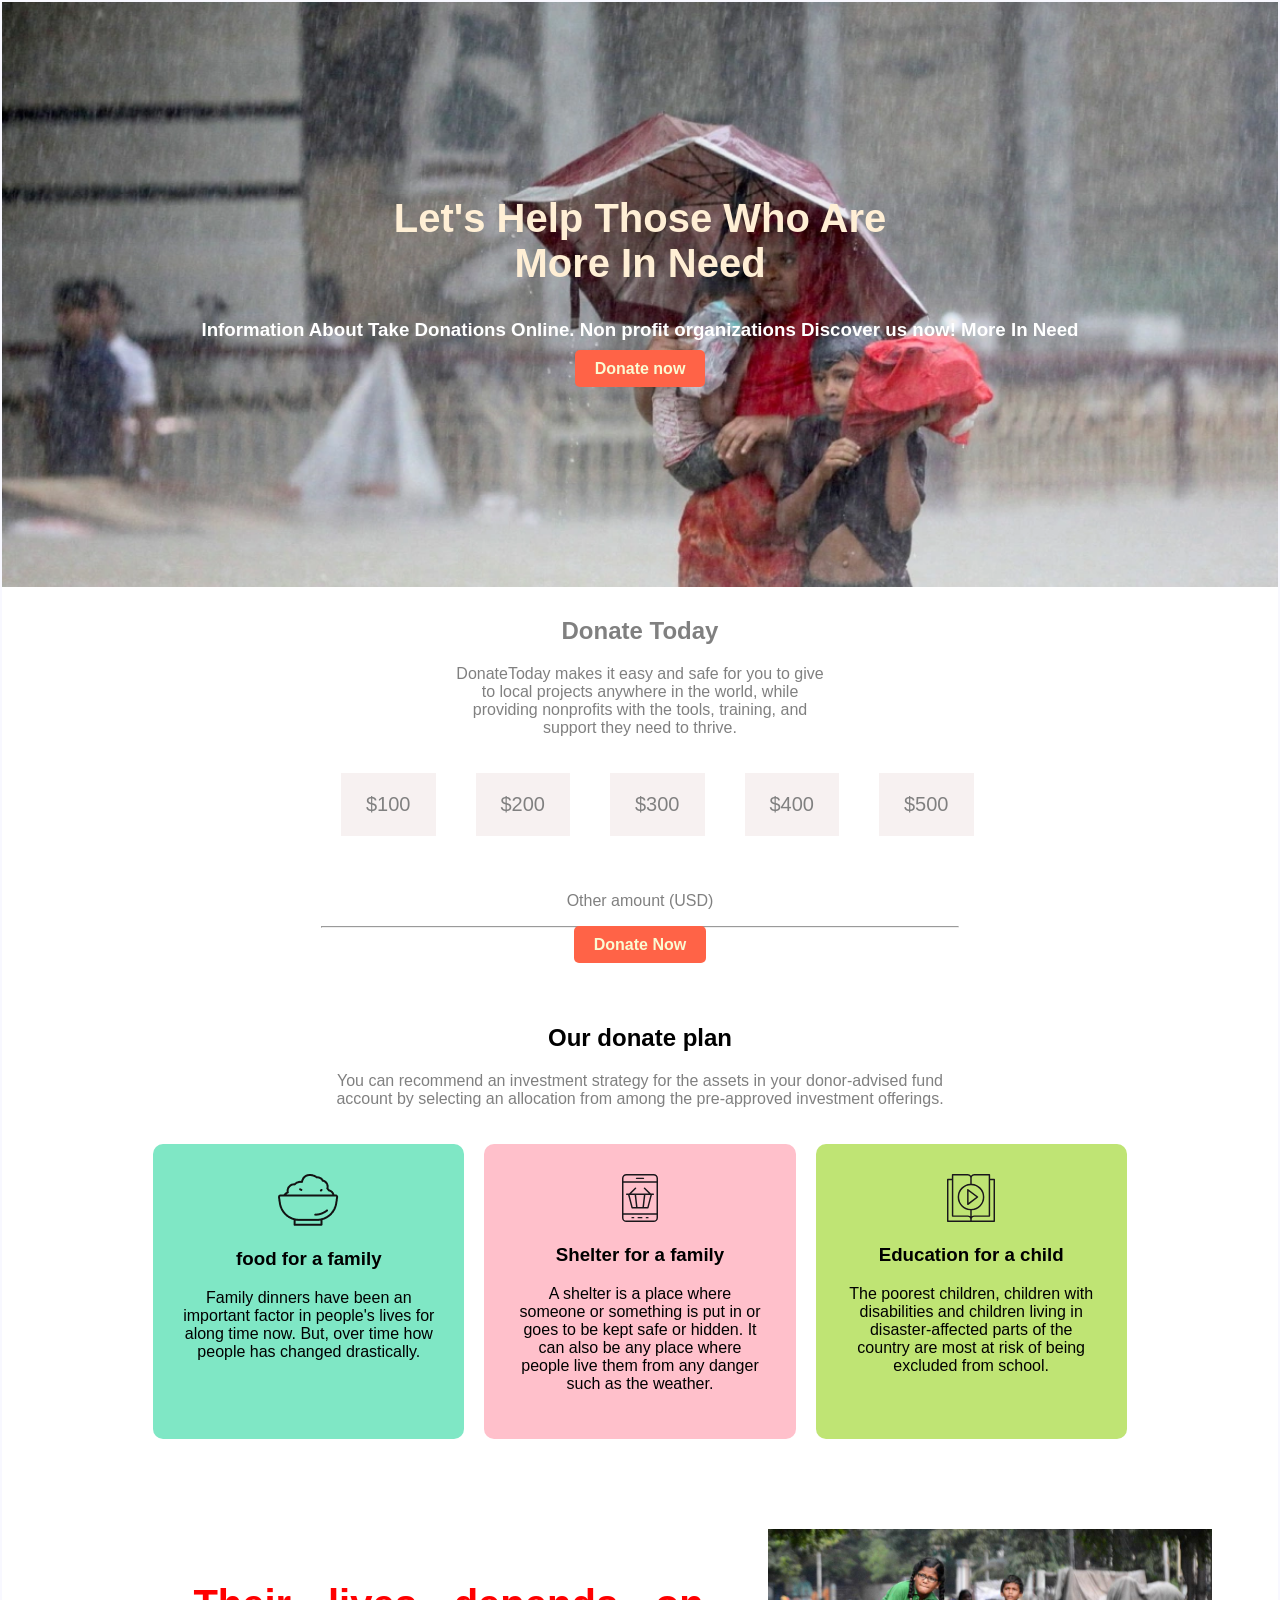
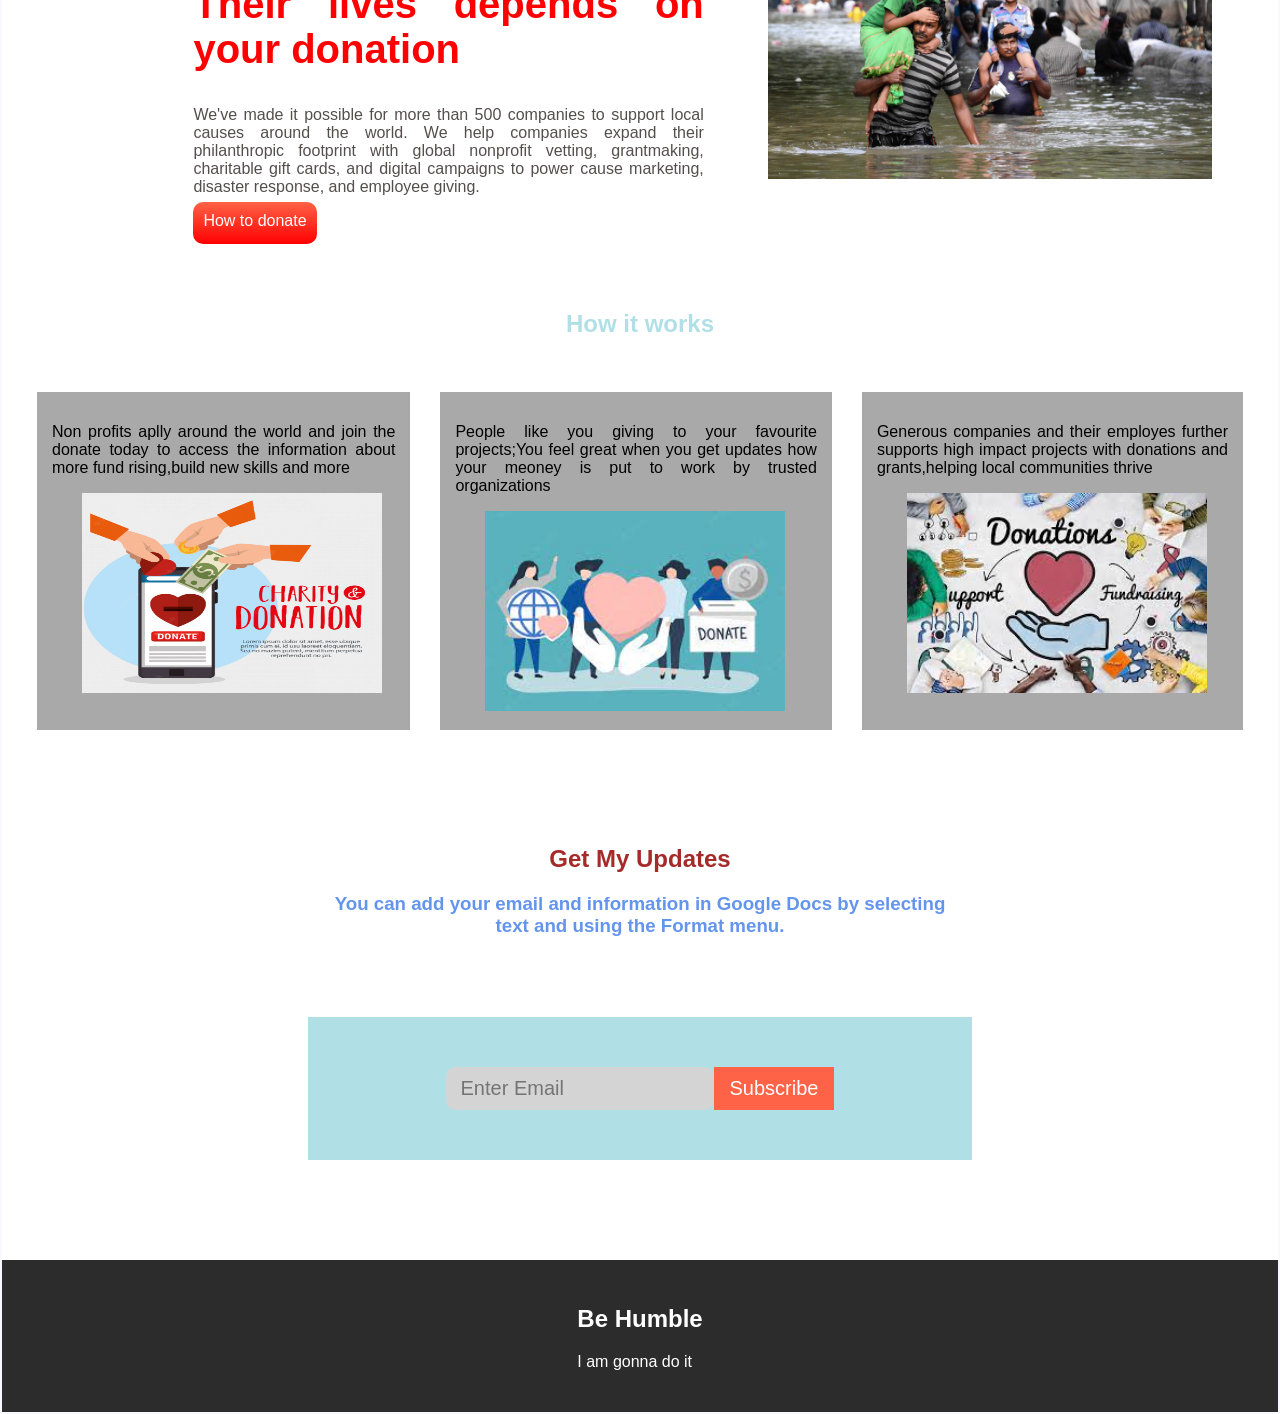
<file: index.html>
<!DOCTYPE html>
 <html lang="en">

 <head>
    <meta charset="UTF-8">
    <meta http-equiv="X-UA-Compatible" content="IE=edge">
    <meta name="viewport" content="width=device-width, initial-scale=1.0">
    <title>Donate The Poor</title>
    <link rel="preconnect" href="https://fonts.googleapis.com">
    <link rel="preconnect" href="https://fonts.gstatic.com" crossorigin>
    <link href="https://fonts.googleapis.com/css2?family=Cairo&display=swap" rel="stylesheet">
    <link rel="stylesheet" href="style.css">
 </head>

 <!--Here starting the main website content-->

 <body>

    <!-- First section first bannar part-->

    <section class="image">
            <div>
                <div>
                    <h1 class="lets-help">Let's Help Those Who Are <br> More In Need</h1>
                    <h3 class="banner-p">Information About Take Donations Online. Non profit organizations Discover us now! More In Need</h3>

                    <div class="center">
                        <a class="donate-button">Donate now</a>
                    </div>

                </div>
            </div>
            
    </section>

 <!-- Second section second bannar part-->

    <section>
        <div class="donate-today">
             <h1>Donate Today</h1>
             <p>DonateToday makes it easy and safe for you to give to local projects anywhere in the world, while providing nonprofits with the tools, training, and support they need to thrive.</p>
        </div>

        <div class="second-bannar-a"></div>

        <div class="second-bannar-b">
            <div class="money-part">$100</div>
            <div class="money-part">$200</div>
            <div class="money-part">$300</div>
            <div class="money-part">$400</div>
            <div class="money-part">$500</div>
        </div>
        <div class="second-bannar-c">
            <div class="second-bannar-d">
                <p class="gray">Other amount (USD)</p>
                <hr>
                <a href="" class="donate-button">Donate Now</a>
            </div>
        </div>
        
    </section> <!--End of second section-->

 <!-- Third section third bannar part-->
    <section>
        <div class="third-bannar-a">
            <div>
                <h1>Our donate plan</h1>
                <p class="gray">You can recommend an investment strategy for the assets in your donor-advised fund account by selecting an allocation from among the pre-approved investment offerings.</p>
            </div>
        </div>
        <div class="third-bannar-b" >
            <div class="third-bannar-c" id="food-color-1">
                <img src="icons/food.png">
                <h3>food for a family</h3>
                <p>Family dinners have been an important factor in people's lives for along time now. But, over time how people has changed drastically.</p>

            </div>
            <div class="third-bannar-c" id="food-color-2">
                <img src="icons/icon11.svg">
                <h3>Shelter for a family</h3>
                <p>A shelter is a place where someone or something is put in or goes to be kept safe or hidden. It can also be any place where people live them from any danger such as the weather.</p>

            </div>
            <div class="third-bannar-c" id="food-color-3">
                <img src="icons/icon6.svg">
                <h3>Education for a child</h3>
                <p>The poorest children, children with disabilities and children living in disaster-affected parts of the country are most at risk of being excluded from school.</p>

            </div>
        </div>
    </section>
 <!--Fourth bannar fourth section part-->
    <section>
        <div class="main-part">
            <div class="text-part">
                <h1 style="font-size:40px;color: red">Their lives depends on your donation</h1>
                <p>We've made it possible for more than 500 companies to support local causes around the world. We help companies expand their philanthropic footprint with global nonprofit vetting, grantmaking, charitable gift cards, and digital campaigns to power cause marketing, disaster response, and employee giving.</p>
                <a href="" class="contribute-button">How to donate</a>
            </div>
            <div class="image-part">
            <img height="250px" src="images/donation4.jpg">
            </div>
        </div>
    </section>
 
 <!--Fifth section How it works sections-->
    <section class="how-it-works-section">
        <div>
            <h1 class="how-it-works">How it works</h1>
        </div>

        <div class="how-it-works-a">
            <div class="how-it-works-b">
                <p>Non profits aplly around the world and join the donate today to access the information about more fund rising,build new skills and more</p>
                <img src="images/donation17.jpg" class="image-class">
            </div> 
            <div class="how-it-works-b">
                <p>People like you giving to your favourite projects;You feel great when you get updates how your meoney is put to work by trusted organizations</p>
                <img src="images/donation16.jpg" class="image-class">
            </div>    
           <div class="how-it-works-b">
                <p>Generous companies and their employes further supports high impact projects with donations and grants,helping local communities thrive </p>
                <img src="images/donation15.jpg" class="image-class">
            </div>
        </div>
    </section>

 <!--sixth section updating part -->
    <section class="update-part-a" style="margin-top:80px ;">
        <div class="update-part-b">
            <h1 style="color: brown">Get My Updates</h1>
            <h3 style="color:cornflowerblue">You can add your email and information in Google Docs by selecting text and using the Format menu.</h3>
        </div>
        <div class="update-part-c" style="margin-top= 0">
            <div class="update-part-d">
                <input type="e-mail" placeholder="Enter Email" id="input">
                <a href="" id="subscribe" >Subscribe</a>
            </div>
        </div>
    </section>

 </body>

 <!--Footet part-->
 <footer class="footer-a">
    <div>
        <h2>Be Humble</h2>
        <p>I am gonna do it</p>
    </div>
 </footer>

</html>
</file>
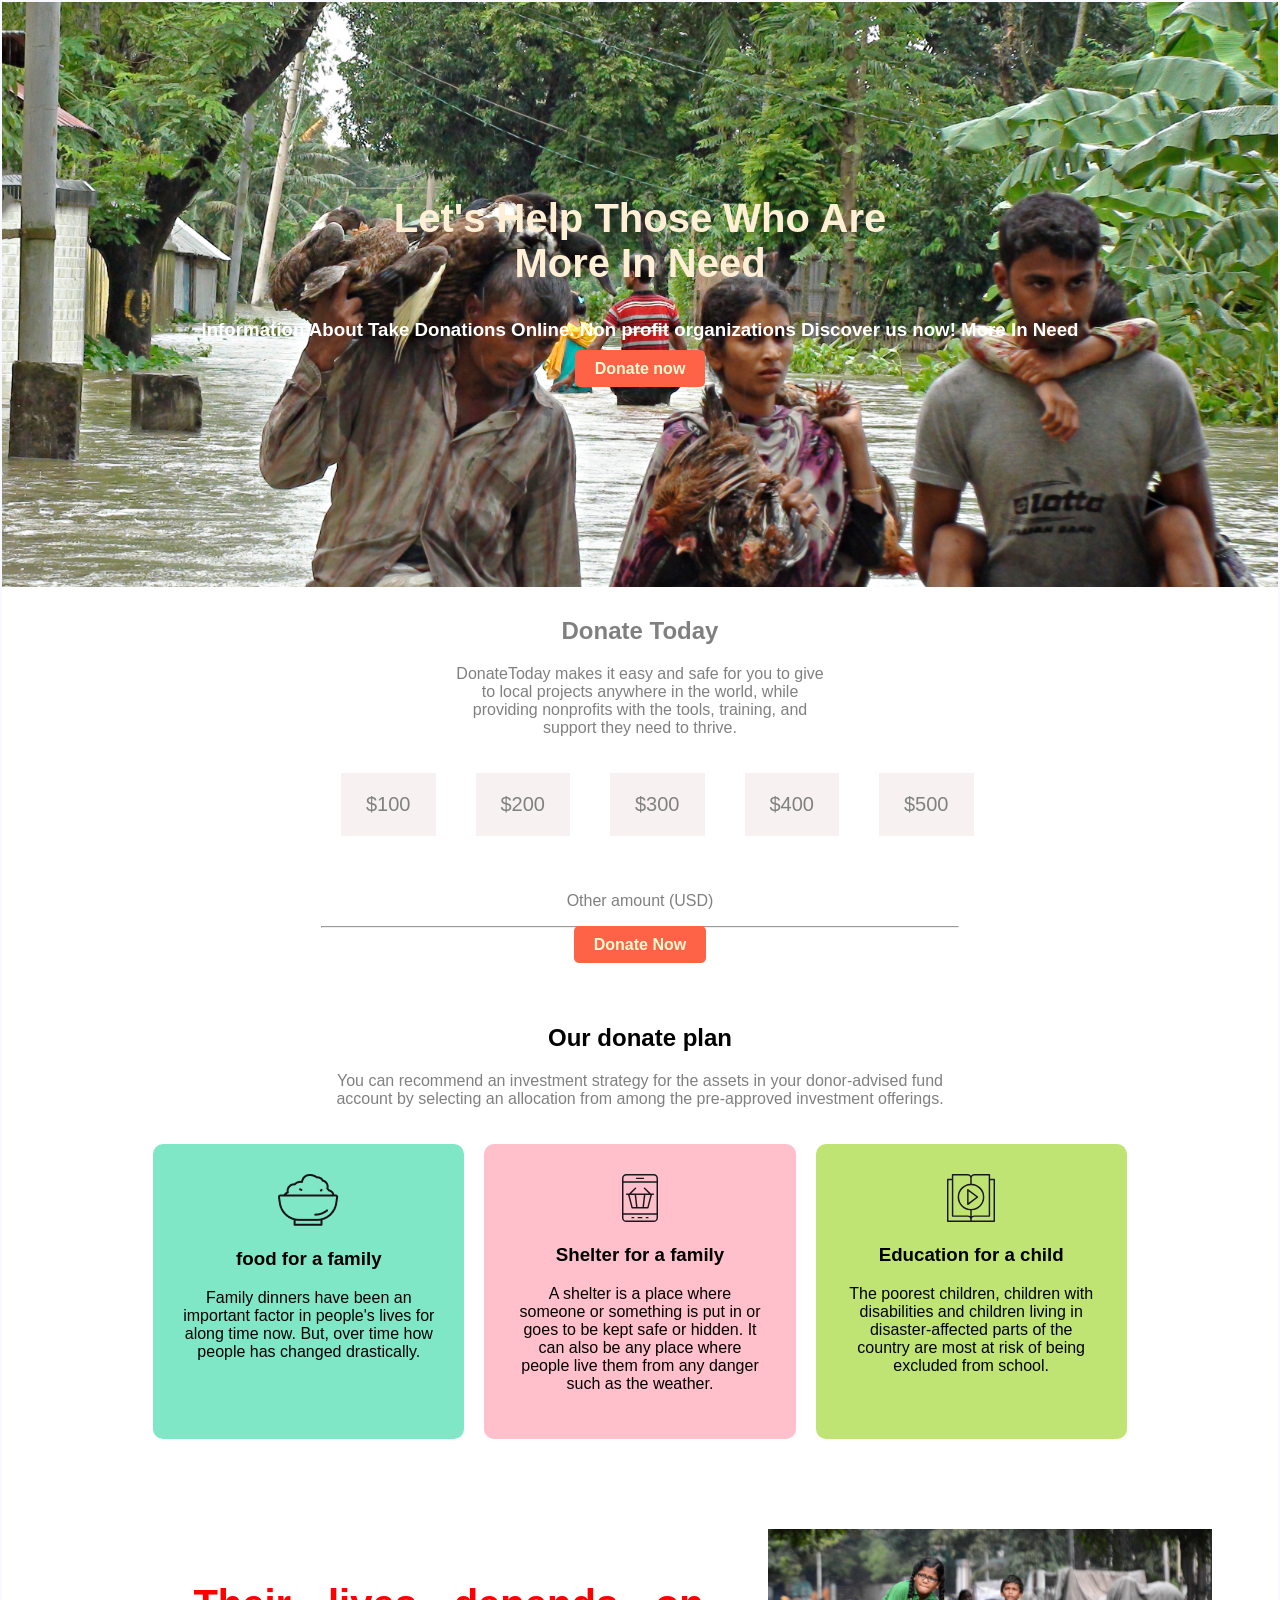
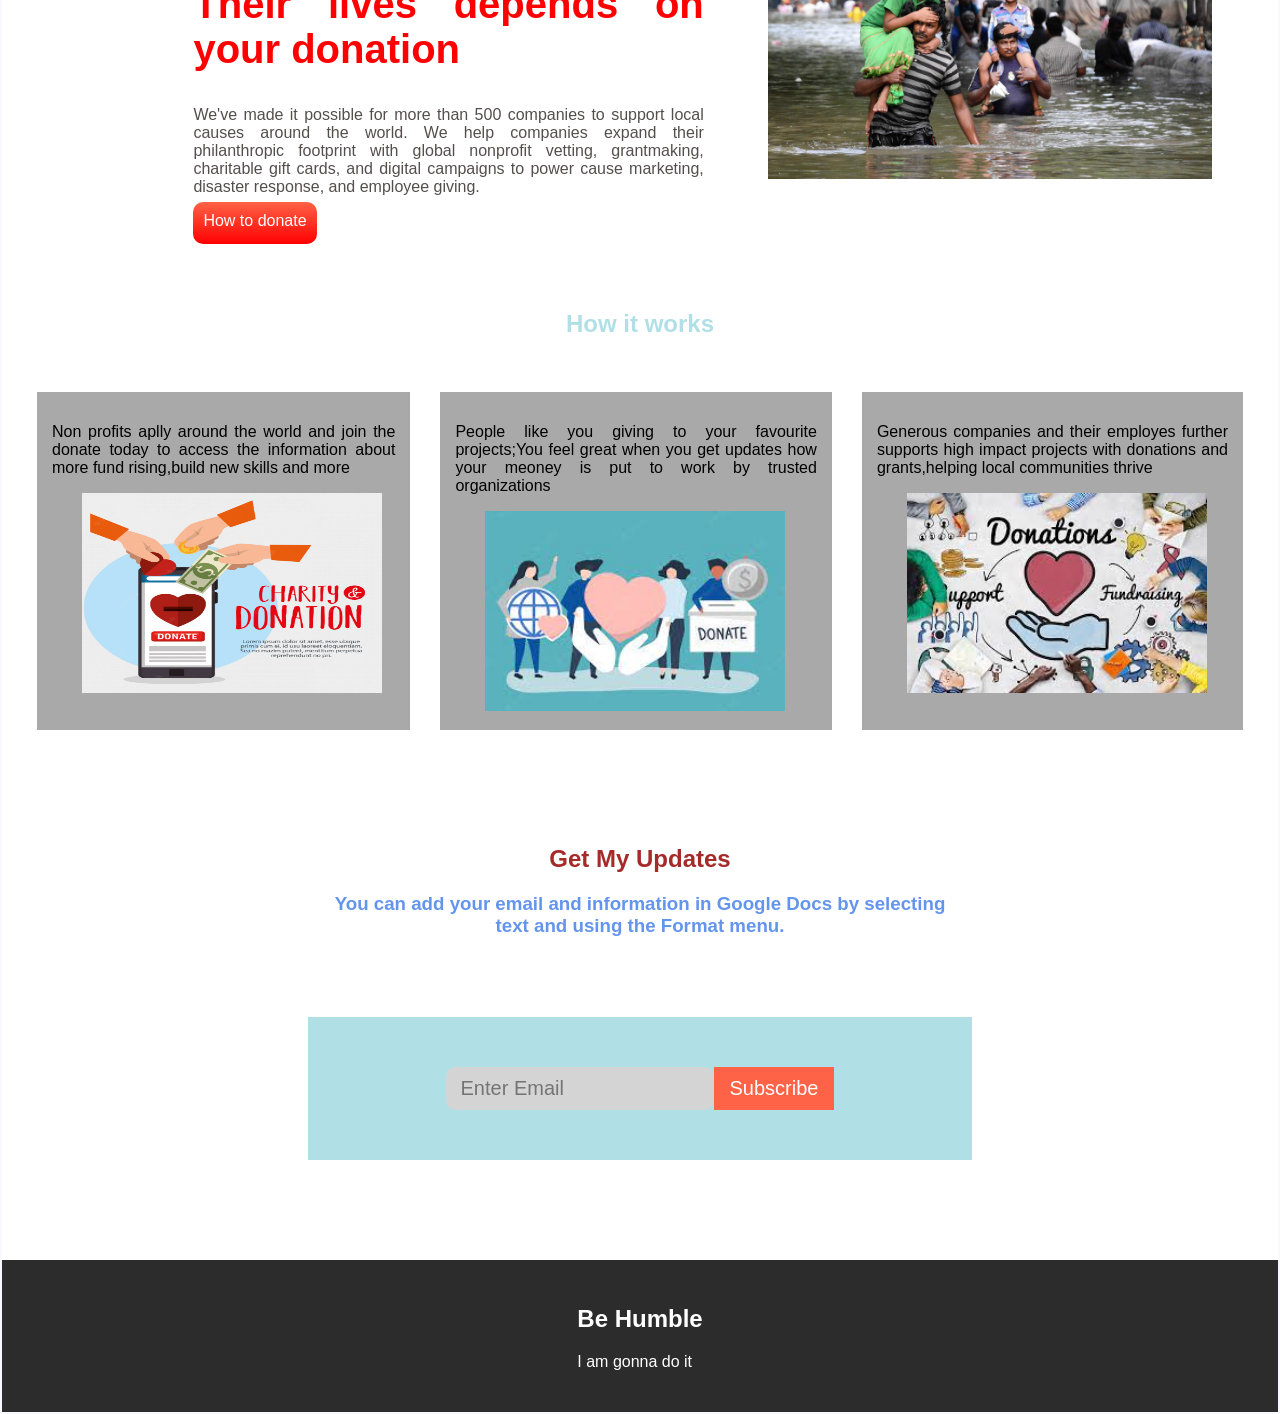
<file: donatetoday.html>
<!DOCTYPE html>
 <html lang="en">

 <head>
    <meta charset="UTF-8">
    <meta http-equiv="X-UA-Compatible" content="IE=edge">
    <meta name="viewport" content="width=device-width, initial-scale=1.0">
    <title>Donate The Poor</title>
    <link rel="preconnect" href="https://fonts.googleapis.com">
    <link rel="preconnect" href="https://fonts.gstatic.com" crossorigin>
    <link href="https://fonts.googleapis.com/css2?family=Cairo&display=swap" rel="stylesheet">
    <link rel="stylesheet" href="donate.css">
 </head>

 <!--Here starting the main website content-->

 <body>

    <!-- First section first bannar part-->

    <section class="image">
            <div>
                <div>
                    <h1 class="lets-help">Let's Help Those Who Are <br> More In Need</h1>
                    <h3 class="banner-p">Information About Take Donations Online. Non profit organizations Discover us now! More In Need</h3>

                    <div class="center">
                        <a class="donate-button">Donate now</a>
                    </div>

                </div>
            </div>
            
    </section>

 <!-- Second section second bannar part-->

    <section>
        <div class="donate-today">
             <h1>Donate Today</h1>
             <p>DonateToday makes it easy and safe for you to give to local projects anywhere in the world, while providing nonprofits with the tools, training, and support they need to thrive.</p>
        </div>

        <div class="second-bannar-a"></div>

        <div class="second-bannar-b">
            <div class="money-part">$100</div>
            <div class="money-part">$200</div>
            <div class="money-part">$300</div>
            <div class="money-part">$400</div>
            <div class="money-part">$500</div>
        </div>
        <div class="second-bannar-c">
            <div class="second-bannar-d">
                <p class="gray">Other amount (USD)</p>
                <hr>
                <a href="" class="donate-button">Donate Now</a>
            </div>
        </div>
        
    </section> <!--End of second section-->

 <!-- Third section third bannar part-->
    <section>
        <div class="third-bannar-a">
            <div>
                <h1>Our donate plan</h1>
                <p class="gray">You can recommend an investment strategy for the assets in your donor-advised fund account by selecting an allocation from among the pre-approved investment offerings.</p>
            </div>
        </div>
        <div class="third-bannar-b" >
            <div class="third-bannar-c" id="food-color-1">
                <img src="icons/food.png">
                <h3>food for a family</h3>
                <p>Family dinners have been an important factor in people's lives for along time now. But, over time how people has changed drastically.</p>

            </div>
            <div class="third-bannar-c" id="food-color-2">
                <img src="icons/icon11.svg">
                <h3>Shelter for a family</h3>
                <p>A shelter is a place where someone or something is put in or goes to be kept safe or hidden. It can also be any place where people live them from any danger such as the weather.</p>

            </div>
            <div class="third-bannar-c" id="food-color-3">
                <img src="icons/icon6.svg">
                <h3>Education for a child</h3>
                <p>The poorest children, children with disabilities and children living in disaster-affected parts of the country are most at risk of being excluded from school.</p>

            </div>
        </div>
    </section>
 <!--Fourth bannar fourth section part-->
    <section>
        <div class="main-part">
            <div class="text-part">
                <h1 style="font-size:40px;color: red">Their lives depends on your donation</h1>
                <p>We've made it possible for more than 500 companies to support local causes around the world. We help companies expand their philanthropic footprint with global nonprofit vetting, grantmaking, charitable gift cards, and digital campaigns to power cause marketing, disaster response, and employee giving.</p>
                <a href="" class="contribute-button">How to donate</a>
            </div>
            <div class="image-part">
            <img height="250px" src="images/donation4.jpg">
            </div>
        </div>
    </section>
 
 <!--Fifth section How it works sections-->
    <section class="how-it-works-section">
        <div>
            <h1 class="how-it-works">How it works</h1>
        </div>

        <div class="how-it-works-a">
            <div class="how-it-works-b">
                <p>Non profits aplly around the world and join the donate today to access the information about more fund rising,build new skills and more</p>
                <img src="images/donation17.jpg" class="image-class">
            </div> 
            <div class="how-it-works-b">
                <p>People like you giving to your favourite projects;You feel great when you get updates how your meoney is put to work by trusted organizations</p>
                <img src="images/donation16.jpg" class="image-class">
            </div>    
           <div class="how-it-works-b">
                <p>Generous companies and their employes further supports high impact projects with donations and grants,helping local communities thrive </p>
                <img src="images/donation15.jpg" class="image-class">
            </div>
        </div>
    </section>

 <!--sixth section updating part -->
    <section class="update-part-a" style="margin-top:80px ;">
        <div class="update-part-b">
            <h1 style="color: brown">Get My Updates</h1>
            <h3 style="color:cornflowerblue">You can add your email and information in Google Docs by selecting text and using the Format menu.</h3>
        </div>
        <div class="update-part-c" style="margin-top= 0">
            <div class="update-part-d">
                <input type="e-mail" placeholder="Enter Email" id="input">
                <a href="" id="subscribe" >Subscribe</a>
            </div>
        </div>
    </section>

 </body>

 <!--Footet part-->
 <footer class="footer-a">
    <div>
        <h2>Be Humble</h2>
        <p>I am gonna do it</p>
    </div>
 </footer>

</html>
</file>
<file: style.css>
/* Styling body part */
body {
    font-family: 'Mingzat', sans-serif;
    margin: 0;
    border: 2px solid ghostwhite;
}

/* Styling Top bannar part */
.image {
    background-image: url("images/donate18.jpg");
    background-repeat: no-repeat;
    background-size: cover;
    height: 500px;
    margin: auto;
    margin-bottom: 30px;
    padding-top: 85px;
}
/* styling firtst headlind */
.lets-help {
    text-align: center;
    padding-top: 2cm;
    color:papayawhip;
    font-size: 40px;
}

/* styling donations button */
.donate-button {
    color: lightgoldenrodyellow;
    font-weight: 700;
    text-decoration: none;
    padding: 10px 20px;
    background-color: tomato;
    border: oldlace;
    border-radius: 5px;
}
.center {
    text-align: center;
}
.donate-today {
    text-align: center;
    margin: auto;
    width: 30%;
    color: gray;

}
.banner-p {
    color: white;
    text-align: center;
}
.second-bannar-a {
    display: flex;
    justify-content: center;
}
.second-bannar-b {
    display: flex;
    text-align: center;
    margin-left:25%;
}
.second-bannar-c {
    text-align: center;
    display: flex;
    justify-content: center;
    margin-top: 20px;
}
.second-bannar-d {
    width: 50%;
}
.gray {
    color: grey;
}
.money-part {
    padding: 20px 25px;
    margin: 20px;
    color: gray;
    background-color: rgb(247, 241, 241);
    font-size: 20px;
}
.third-bannar-a {
    text-align: center;
    display: flex;
    width: 50%;
    margin: auto;
    margin-top: 50px;
}
.third-bannar-b {
    text-align: center;
    justify-content: center;
    display: flex;
    margin: 10px;
}
#food-color-1 {
    background-color: rgb(127, 231, 197);
}
#food-color-2 {
    background-color: pink;
}
#food-color-3 {
    background-color: rgb(191, 228, 116);
}

.third-bannar-c {
    width: 20%;
    padding: 30px;
    margin: 10px;
    justify-content: space-evenly;
    border-radius: 10px;
}
.main-part {
    margin-top: 80px;
    display: flex;
}
.text-part {
    width: 40%;
    margin-left: 15%;
    margin-right: 5%;
    margin-top: 20px;
    color: rgb(85, 78, 78);
    text-align: justify;
}

/* styling contribution button */
.contribute-button {
    text-decoration: none;
    padding: 10px 10px 15px;
    color: white;
    background-image: linear-gradient(tomato, red);
    border-radius: 10px;
    margin-bottom: 40px;
}
.update-part-b {
    display: flex;
    display: block;
    text-align: center;
    justify-content: center;
    margin-left: 25%;
    margin-right: 25%;
}
.update-part-c {
    display: flex;
    text-align: center;
    justify-content: center;
    margin-top: 80px;
    background-color: powderblue;
    margin-left: 24%;
    margin-right: 24%;
    padding: 50px 0px;
    font-size: 20px;
}
.update-part-d {
    display: flex;
    border-radius: 5px;
}
#input {
    background-color: rgb(213, 212, 212);
    font-size: 20px;
    border: none;
    padding-left: 15px;
    padding: 5px 15px;
    padding-right: 0px;
    margin-right: 0px;
    border-radius: 10px;
}

/* styling subscribe button */
#subscribe {
    text-decoration: none;
    background-color: tomato;
    padding: 10px 16px;
    margin-left: 0px;
    color: white;
}
/* styling extra part for bonus marks */
.how-it-works-section {
    margin-top: 80px;

}
.how-it-works {
    text-align: center;
    color:powderblue;
}
.how-it-works-a{
    display: flex;
    text-align: center;
    justify-content: space-evenly;
    padding: 20px;
}
.how-it-works-b{
    text-align: justify;
    margin: 15px;
    padding: 15px;
    background-color: darkgrey;
    
}
.image-class{
    height: 200px;
    width: 300px;
    position: center;
    margin-left: 30px;
}
.footer-a {
    margin-top: 100px;
    display: flex;
    justify-content: center;
    background-color: rgb(45,44,44);
    color: white;
    padding: 25px;
}
.footer-b {
    display: block;
    font-size: 1.5em;
    margin-block-start: 0.83em;
    margin-block-end: 0.83em;
    margin-inline-start: 0px;
    margin-inline-end: 0px;
    font-weight: bold;
    color: tomato;
    font-family: 'The Nautigal', cursive;
}
</file>
<file: donate.css>
/* Styling body part */
body {
    font-family: 'Mingzat', sans-serif;
    margin: 0;
    border: 2px solid ghostwhite;
}

/* Styling Top bannar part */
.image {
    background-image: url(./images/donation3.jpg);
    background-repeat: no-repeat;
    background-size: cover;
    height: 500px;
    margin: auto;
    margin-bottom: 30px;
    padding-top: 85px;
}
/* styling firtst headlind */
.lets-help {
    text-align: center;
    padding-top: 2cm;
    color:papayawhip;
    font-size: 40px;
}

/* styling donations button */
.donate-button {
    color: lightgoldenrodyellow;
    font-weight: 700;
    text-decoration: none;
    padding: 10px 20px;
    background-color: tomato;
    border: oldlace;
    border-radius: 5px;
}
.center {
    text-align: center;
}
.donate-today {
    text-align: center;
    margin: auto;
    width: 30%;
    color: gray;

}
.banner-p {
    color: white;
    text-align: center;
}
.second-bannar-a {
    display: flex;
    justify-content: center;
}
.second-bannar-b {
    display: flex;
    text-align: center;
    margin-left:25%;
}
.second-bannar-c {
    text-align: center;
    display: flex;
    justify-content: center;
    margin-top: 20px;
}
.second-bannar-d {
    width: 50%;
}
.gray {
    color: grey;
}
.money-part {
    padding: 20px 25px;
    margin: 20px;
    color: gray;
    background-color: rgb(247, 241, 241);
    font-size: 20px;
}
.third-bannar-a {
    text-align: center;
    display: flex;
    width: 50%;
    margin: auto;
    margin-top: 50px;
}
.third-bannar-b {
    text-align: center;
    justify-content: center;
    display: flex;
    margin: 10px;
}
#food-color-1 {
    background-color: rgb(127, 231, 197);
}
#food-color-2 {
    background-color: pink;
}
#food-color-3 {
    background-color: rgb(191, 228, 116);
}

.third-bannar-c {
    width: 20%;
    padding: 30px;
    margin: 10px;
    justify-content: space-evenly;
    border-radius: 10px;
}
.main-part {
    margin-top: 80px;
    display: flex;
}
.text-part {
    width: 40%;
    margin-left: 15%;
    margin-right: 5%;
    margin-top: 20px;
    color: rgb(85, 78, 78);
    text-align: justify;
}

/* styling contribution button */
.contribute-button {
    text-decoration: none;
    padding: 10px 10px 15px;
    color: white;
    background-image: linear-gradient(tomato, red);
    border-radius: 10px;
    margin-bottom: 40px;
}
.update-part-b {
    display: flex;
    display: block;
    text-align: center;
    justify-content: center;
    margin-left: 25%;
    margin-right: 25%;
}
.update-part-c {
    display: flex;
    text-align: center;
    justify-content: center;
    margin-top: 80px;
    background-color: powderblue;
    margin-left: 24%;
    margin-right: 24%;
    padding: 50px 0px;
    font-size: 20px;
}
.update-part-d {
    display: flex;
    border-radius: 5px;
}
#input {
    background-color: rgb(213, 212, 212);
    font-size: 20px;
    border: none;
    padding-left: 15px;
    padding: 5px 15px;
    padding-right: 0px;
    margin-right: 0px;
    border-radius: 10px;
}

/* styling subscribe button */
#subscribe {
    text-decoration: none;
    background-color: tomato;
    padding: 10px 16px;
    margin-left: 0px;
    color: white;
}
/* styling extra part for bonus marks */
.how-it-works-section {
    margin-top: 80px;

}
.how-it-works {
    text-align: center;
    color:powderblue;
}
.how-it-works-a{
    display: flex;
    text-align: center;
    justify-content: space-evenly;
    padding: 20px;
}
.how-it-works-b{
    text-align: justify;
    margin: 15px;
    padding: 15px;
    background-color: darkgrey;
    
}
.image-class{
    height: 200px;
    width: 300px;
    position: center;
    margin-left: 30px;
}
.footer-a {
    margin-top: 100px;
    display: flex;
    justify-content: center;
    background-color: rgb(45,44,44);
    color: white;
    padding: 25px;
}
.footer-b {
    display: block;
    font-size: 1.5em;
    margin-block-start: 0.83em;
    margin-block-end: 0.83em;
    margin-inline-start: 0px;
    margin-inline-end: 0px;
    font-weight: bold;
    color: tomato;
    font-family: 'The Nautigal', cursive;
}
</file>
